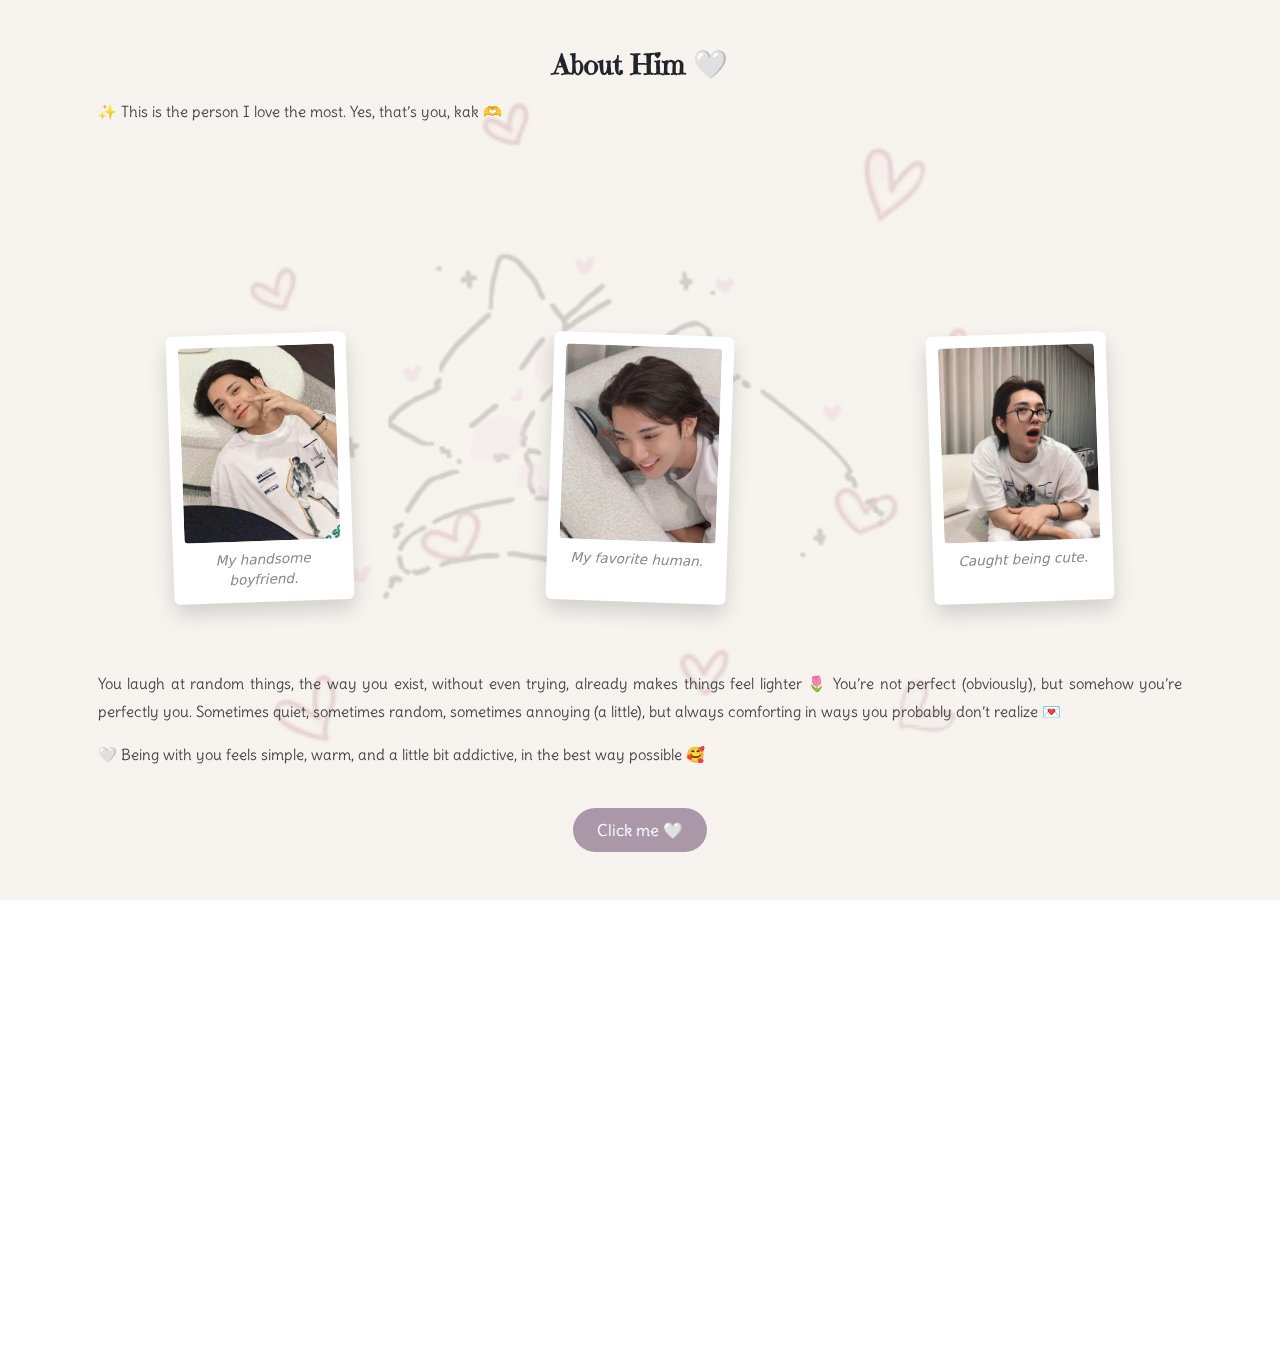
<file: about.html>
<!doctype html>
<html lang="en">

<head>
    <meta charset="utf-8">
    <meta name="viewport" content="width=device-width, initial-scale=1">
    <title>HI</title>
    <link href="https://cdn.jsdelivr.net/npm/bootstrap@5.3.8/dist/css/bootstrap.min.css" rel="stylesheet">
    <link rel="stylesheet" href="style/general.css">
    <link rel="stylesheet" href="style/about.css">

    <link rel="preconnect" href="https://fonts.googleapis.com">
    <link rel="preconnect" href="https://fonts.gstatic.com" crossorigin>
    <link
        href="https://fonts.googleapis.com/css2?family=Delius&family=Delius+Swash+Caps&family=Emilys+Candy&display=swap"
        rel="stylesheet">
</head>

<body>
    <div class="container about-you-section my-5">

        <!-- JUDUL -->
        <h3 class="section-title reveal">About Him 🤍</h3>

        <!-- TEKS PANJANG -->
        <div class="about-you-text px-3">
            <p class="reveal-paragraph">
                ✨ This is the person I love the most. Yes, that’s you, kak 🫶
            </p>

            <p class="reveal-paragraph">
                You are the kind of person who looks calm on the outside, but actually has a whole galaxy of thoughts
                inside
                your head 🌌 Kadang sok strong, tapi tetap butuh ditemenin juga.
            </p>

            <p class="reveal-paragraph">
                Kadang bingung sama manusia satu ini, kadang jadi orang yang paling dewasa sok cool keren yess ✨
                Tapi nyatanya dia ini bisa jadi bocil manja loooh gess, udah mau saingan sama balita.
                Tentunya ini cuma kalau lagi sama aku aja si xixi 🤭 💭
                <span class="wiggle">gumussshh</span> hehee 🫠🤍
            </p>
        </div>

        <!-- A. POLAROID PHOTOS -->
        <div class="polaroid-wrapper reveal">
            <div class="polaroid">
                <img src="img/josh1.jpg" alt="Joshua photo">
                <span>My handsome boyfriend.</span>
            </div>

            <div class="polaroid">
                <img src="img/josh2.jpg" alt="Joshua photo">
                <span>My favorite human.</span>
            </div>

            <div class="polaroid">
                <img src="img/josh3.jpg" alt="Joshua photo">
                <span>Caught being cute.</span>
            </div>
        </div>

        <div class="about-you-text px-3">
            <p class="reveal">
                You laugh at random things, the way you exist, without even trying, already makes things feel lighter 🌷
                You’re not perfect (obviously), but somehow you’re perfectly you. Sometimes quiet, sometimes random,
                sometimes annoying (a little), but always comforting in ways you probably don’t realize 💌
            </p>

            <p class="reveal">
                <span class="soft-heart">🤍</span>
                Being with you feels simple, warm, and a little bit addictive,
                in the best way possible 🥰
            </p>
        </div>

        <!-- B. CLICK TO REVEAL -->
        <div class="reveal">
            <button id="revealBtn" class="reveal-btn">Click me 🤍</button>
            <p id="revealText" class="reveal-text"></p>
        </div>

        <div class="mini-notes">
            <div class="bubble left">
                💬 Me: “Kamu nyebelin.”
            </div>

            <div class="bubble right">
                💬 Also me: “But you’re still my favorite human.”
            </div>

            <div class="bubble left">
                💬 Me: “Aku kuat kok.”
            </div>

            <div class="bubble right">
                💬 Also me: “But life feels lighter with you.”
            </div>

            <div class="bubble center fact">
                💬 Fact: He makes my bad days quieter, without even trying.
            </div>
        </div>

        <div class="reveal">
            <button class="reveal-btn" href="/reason.html">Next page 🤍</button>
        </div>
    </div>

    <script>
        const revealBtn = document.getElementById("revealBtn");
        const revealText = document.getElementById("revealText");

        const messages = [
            "He pretends not to care, but he does.",
            "Soft heart, hidden very well.",
            "You make things feel safe.",
            "You’re doing better than you think 🤍",
            "My calm place."
        ];

        revealBtn.addEventListener("click", () => {
            const random = messages[Math.floor(Math.random() * messages.length)];
            revealText.textContent = random;
            revealText.classList.add("show");
        });

        document.addEventListener("DOMContentLoaded", () => {

            /* OBSERVER UMUM */
            const observer = new IntersectionObserver((entries) => {
                entries.forEach(entry => {
                    if (entry.isIntersecting) {
                        entry.target.classList.add("show");
                        observer.unobserve(entry.target);
                    }
                });
            }, {
                threshold: 0.2
            });

            /* judul & elemen biasa */
            document.querySelectorAll(".reveal").forEach(el => {
                observer.observe(el);
            });

            /* PARAGRAF STAGGER */
            const paragraphContainer = document.querySelector(".about-you-text");
            const paragraphs = paragraphContainer.querySelectorAll(".reveal-paragraph");

            const paragraphObserver = new IntersectionObserver((entries) => {
                entries.forEach(entry => {
                    if (entry.isIntersecting) {
                        paragraphs.forEach((p, index) => {
                            setTimeout(() => {
                                p.classList.add("show");
                            }, index * 800); // jeda antar paragraf
                        });
                        paragraphObserver.unobserve(entry.target);
                    }
                });
            }, {
                threshold: 0.3
            });

            paragraphObserver.observe(paragraphContainer);
        });

        document.addEventListener("DOMContentLoaded", () => {
            const revealBtn = document.getElementById("revealBtn");
            const bubbles = document.querySelectorAll(".mini-notes .bubble");

            revealBtn.addEventListener("click", () => {

                // ⏳ delay setelah click me
                const delayBeforeBubbles = 2000; // 2 detik (ubah kalau mau)

                setTimeout(() => {
                    bubbles.forEach((bubble, index) => {
                        setTimeout(() => {
                            bubble.classList.add("show");
                        }, index * 1000); // jeda 1 detik per bubble
                    });
                }, delayBeforeBubbles);

            });
        });
    </script>

    <script src="https://cdn.jsdelivr.net/npm/@popperjs/core@2.11.8/dist/umd/popper.min.js"
        integrity="sha384-I7E8VVD/ismYTF4hNIPjVp/Zjvgyol6VFvRkX/vR+Vc4jQkC+hVqc2pM8ODewa9r"
        crossorigin="anonymous"></script>
    <script src="https://cdn.jsdelivr.net/npm/bootstrap@5.3.8/dist/js/bootstrap.min.js"
        integrity="sha384-G/EV+4j2dNv+tEPo3++6LCgdCROaejBqfUeNjuKAiuXbjrxilcCdDz6ZAVfHWe1Y"
        crossorigin="anonymous"></script>
</body>

</html>
</file>
<file: style/general.css>
body {
    margin: 0;
    position: relative;
    min-height: 100vh;
}

/* background layer */
body::before {
    content: "";
    position: fixed;
    background-attachment: scroll;
    inset: 0;
    z-index: -1;

    background-image:
        linear-gradient(
            rgba(245, 241, 236, 0.85),
            rgba(245, 241, 236, 0.85)
        ),
        url("../img/bg1.png"),
        url("../img/bg2.png");

    background-size:
        cover,
        contain,
        contain;

    background-position:
        center,
        center,
        center;

    background-repeat:
        no-repeat,
        no-repeat,
        no-repeat;
}

/* --------------------------------------
                  NAVBAR 
----------------------------------------- */
.greeting {
  animation: floatIn 3s ease-in-out infinite;
  display: inline-block;
  color: #003262;
  margin-left: 5%;
}

@keyframes floatIn {
  0% {
    opacity: 0;
    transform: translateY(6px);
  }
  50% {
    opacity: 1;
    transform: translateY(0);
  }
  100% {
    opacity: 0.9;
    transform: translateY(6px);
  }
}

.heart {
  display: inline-block;
  animation: pulse 1.8s infinite;
}

@keyframes pulse {
  0% { transform: scale(1); opacity: 0.8; }
  50% { transform: scale(1.2); opacity: 1; }
  100% { transform: scale(1); opacity: 0.8; }
}


.nav-wrapper {
    font-family: "Delius Swash Caps", cursive;
    border: 3px solid #E3DAC9;
}

.nav-link {
    font-size: 1rem;
    font-weight: 500;
    letter-spacing: 0.4px;
    color: #8C92AC;
}

.navbar {
  --bs-navbar-active-color: #0070BB;
  --bs-navbar-color: #708090;
}

.navbar-toggler {
    border: none;
}

.navbar-toggler:focus {
    box-shadow: none;
}

@media (max-width: 767px) {
    .navbar-nav .nav-link {
        padding: 10px 0;
    }
    .greeting {
        margin-left: 20%;
    }
}

@media (min-width: 576px) {
    .greeting {
        margin-left: 10%;
    }
}

/* Desktop */
@media (min-width: 992px) {
    .greeting {
        margin-left: 7%;
    }
}

.music-btn {
    position: fixed;
    background: #ffffffaa;
    border: 2px solid #b2c0d7;
    border-radius: 50%;
    width: 48px;
    height: 48px;
    font-size: 1.2rem;
    cursor: pointer;
    backdrop-filter: blur(6px);
    transition: transform 0.3s ease;
}

.music-btn.playing {
    animation: pulse 1.6s infinite;
}

@keyframes pulse {
    0% { transform: scale(1); }
    50% { transform: scale(1.15); }
    100% { transform: scale(1); }
}

/* --------------------------------------
                  CARD
----------------------------------------- */
.konten-box {
    border: 3px solid #E3DAC9;
    padding: 24px;
    backdrop-filter: blur(4px);
}

.card-title {
  font-family: "Emilys Candy", serif;
}

.card-text {
  font-family: "Delius", cursive;
}

/* --------------------------------------
              CARD PERTAMA
----------------------------------------- */
.disclaimer-header {
    animation: fadeSlide 2s ease-out forwards;
}

.disclaimer-icon {
    animation: softPulse 3s ease-in-out infinite,
               warnShake 2s ease-in-out infinite;
}

@keyframes fadeSlide {
    from {
        opacity: 0;
        transform: translateY(10px);
    }
    to {
        opacity: 1;
        transform: translateY(0);
    }
}

@keyframes softPulse {
    0%, 100% { transform: scale(1); }
    50% { transform: scale(1.08); }
}

@keyframes warnShake {
    0% { transform: rotate(0); }
    25% { transform: rotate(-3deg); }
    50% { transform: rotate(3deg); }
    75% { transform: rotate(-2deg); }
    100% { transform: rotate(0); }
}

.typewriter::after {
    content: "|";
    margin-left: 3px;
    animation: blink 1s infinite;
}

@keyframes blink {
    0%, 100% { opacity: 1; }
    50% { opacity: 0; }
}

.warning-wrapper {
    opacity: 0;
    transform: translateY(8px);
    transition: all 0.6s ease;
}

.warning-wrapper.show {
    opacity: 1;
    transform: translateY(0);
}

.warning-icon {
    animation: pulseShake 1.8s ease-in-out infinite;
}

@keyframes pulseShake {
    0% {
        transform: scale(1) rotate(0deg);
        opacity: 1;
    }
    25% {
        transform: scale(1.08) rotate(-3deg);
    }
    50% {
        transform: scale(1.12) rotate(3deg);
    }
    75% {
        transform: scale(1.08) rotate(-2deg);
    }
    100% {
        transform: scale(1) rotate(0deg);
    }
}

/* --------------------------------------
              CARD KEDUA
----------------------------------------- */
.howto-title {
    margin-bottom: 6px;
    font-weight: 600;
    font-family: "Delius", cursive;
}

.howto-list {
    padding-left: 1.2rem; 
    font-family: "Delius", cursive;
}

.howto-list li {
    opacity: 0;
    transform: translateY(6px);
    animation: listFadeUp 1s ease-out forwards;
}

.howto-list li:nth-child(1) { animation-delay: 0.4s; }
.howto-list li:nth-child(2) { animation-delay: 0.6s; }
.howto-list li:nth-child(3) { animation-delay: 0.8s; }

.howto-list li:hover {
    transform: translateX(4px);
    transition: transform 1s ease;
}

@keyframes listFadeUp {
    from {
        opacity: 0;
        transform: translateY(6px);
    }
    to {
        opacity: 1;
        transform: translateY(0);
    }
}

.start-btn {
    background: linear-gradient(135deg, #AA98A9, #c9b6c5);
    color: #fff;
    border: none;
    border-radius: 999px;
    padding: 12px 28px;
    font-size: 0.95rem;
    font-weight: 600;
    letter-spacing: 0.5px;
    text-decoration: none;
    box-shadow: 0 6px 18px rgba(170, 152, 169, 0.35);
    transition: all 0.35s ease;
}

.start-btn:hover {
    transform: translateY(-3px) scale(1.02);
    box-shadow: 0 10px 24px rgba(170, 152, 169, 0.45);
    background: linear-gradient(135deg, #b7a4b6, #d8c6d5);
    color: #fff;
}

.start-btn:active {
    transform: scale(0.98);
}

/* --------------------------------------
              CARD KETIGA
----------------------------------------- */
.typewriter::after {
    content: "|";
    margin-left: 3px;
    animation: blink 1s infinite;
}

@keyframes blink {
    0%, 100% { opacity: 1; }
    50% { opacity: 0; }
}

/* Wrapper blob */
.polaroid {
    width: 190px;
    background: #fff;
    padding: 10px 10px 22px;
    margin: 28px auto;
    text-align: center;
    box-shadow: 0 10px 25px rgba(0,0,0,0.15);
    transform: rotate(-2deg);
    border-radius: 6px;
}

.polaroid img {
    width: 100%;
    border-radius: 4px;
}

.polaroid span {
    display: block;
    margin-top: 8px;
    font-size: 0.85rem;
    color: #888;
    font-style: italic;
}
</file>
<file: style/about.css>
.about-you-section {
    text-align: center;
}

.section-title {
    font-weight: 700;
    margin-bottom: 16px;
    font-family: "Emilys Candy", serif;
}

.about-you-text {
    font-size: 1rem;
    line-height: 1.7;
    margin-bottom: 40px;
    text-align:justify;
    font-family: "Delius", cursive;
}

.about-you-text {
    font-size: 0.95rem;
    line-height: 1.8;
    color: #444;
    position: relative;
}

.sparkle {
    display: inline-block;
    animation: twinkle 2s ease-in-out infinite;
}

.awan {
    display: inline-block;
    animation: floatUp 3s ease-in-out infinite;
}

.wiggle {
    display: inline-block;
    font-weight: 600;
    animation: wiggle 1.5s ease-in-out infinite;
}

.soft-heart {
    display: inline-block;
    animation: pulseSoft 2s ease-in-out infinite;
}

@keyframes twinkle {
    0%, 100% { opacity: 1; transform: scale(1); }
    50% { opacity: 0.6; transform: scale(1.15); }
}

@keyframes floatUp {
    0% { transform: translateY(0); opacity: 0.8; }
    50% { transform: translateY(-6px); opacity: 1; }
    100% { transform: translateY(0); opacity: 0.8; }
}

@keyframes wiggle {
    0% { transform: rotate(0deg); }
    25% { transform: rotate(-3deg); }
    50% { transform: rotate(3deg); }
    75% { transform: rotate(-2deg); }
    100% { transform: rotate(0deg); }
}

@keyframes pulseSoft {
    0% { transform: scale(1); opacity: 0.8; }
    50% { transform: scale(1.15); opacity: 1; }
    100% { transform: scale(1); opacity: 0.8; }
}

/* --------------------------------------
            POLAROID PICTURES
----------------------------------------- */
.polaroid-wrapper {
    display: flex;
    justify-content: center;
    gap: 24px;
    flex-wrap: wrap;
    margin-bottom: 40px;
}

.polaroid {
    background: #fff;
    padding: 12px;
    width: 180px;
    box-shadow: 0 10px 20px rgba(0,0,0,0.15);
    transform: rotate(-2deg);
    transition: all 0.3s ease;
}

.polaroid:nth-child(2) {
    transform: rotate(2deg);
}

.polaroid:hover {
    transform: scale(1.05) rotate(0deg);
}

.polaroid img {
    width: 100%;
    height: auto;
    display: block;
}

.polaroid span {
    display: block;
    margin-top: 8px;
    font-size: 0.85rem;
}

/* --------------------------------------
            BUTTON CLICK ME
----------------------------------------- */
.reveal-btn {
    background: #AA98A9;
    border: none;
    color: #fff;
    padding: 10px 24px;
    border-radius: 999px;
    cursor: pointer;
    transition: transform 0.3s ease;
    font-family: "Delius", cursive;
}

.reveal-btn:hover {
    transform: scale(1.05);
}

.reveal-text {
    margin-top: 16px;
    font-size: 0.95rem;
    opacity: 0;
    transition: opacity 0.4s ease;
    font-family: "Delius", cursive;
}

.reveal-text.show {
    opacity: 1;
}

/* --------------------------------------
        MINI NOTES / BUBBLE CHAT
----------------------------------------- */
.mini-notes {
    max-width: 520px;
    margin: 40px auto;
    font-family: 'Libre Baskerville', serif;
    display: flex;
    flex-direction: column;
    gap: 14px;
}

.bubble {
    padding: 14px 18px;
    border-radius: 18px;
    font-size: 0.95rem;
    line-height: 1.4;
    max-width: 80%;
    backdrop-filter: blur(4px);
    border: 2px solid #b2c0d7;
    font-family: "Delius", cursive;
}

.bubble.left {
    align-self: flex-start;
    background-color: rgba(255, 255, 255, 0.6);
}

.bubble.right {
    align-self: flex-end;
    background-color: rgba(240, 232, 245, 0.7);
}

.bubble.fact {
    text-align: center;
    font-style: italic;
    background-color: rgba(250, 245, 255, 0.8);
}

.bubble {
    animation: pop 0.4s ease;
}

@keyframes pop {
    from {
        transform: scale(0.95);
        opacity: 0;
    }
    to {
        transform: scale(1);
        opacity: 1;
    }
}

/* --------------------------------------
                ANIMASI
----------------------------------------- */
.reveal {
    opacity: 0;
    transform: translateY(-24px);
}

/* muncul */
.reveal.show {
    opacity: 1;
    transform: translateY(0);
    transition: opacity 0.8s ease, transform 0.8s ease;
}

/* paragraf stagger */
.reveal-paragraph {
    opacity: 0;
    transform: translateY(-18px);
}

.reveal-paragraph.show {
    opacity: 1;
    transform: translateY(0);
    transition: opacity 0.7s ease, transform 0.7s ease;
}

/* polaroid efek dikit */
.polaroid-wrapper.reveal {
    transform: translateY(30px) scale(0.95);
}

.polaroid-wrapper.reveal.show {
    transform: translateY(0) scale(1);
}

.mini-notes {
    margin-top: 2rem;
}

/* bubble default: tersembunyi */
.mini-notes .bubble {
    opacity: 0;
    transform: translateY(-20px);
}

/* bubble muncul */
.mini-notes .bubble.show {
    opacity: 1;
    transform: translateY(0);
    transition: opacity 0.6s ease, transform 0.6s ease;
}
</file>
